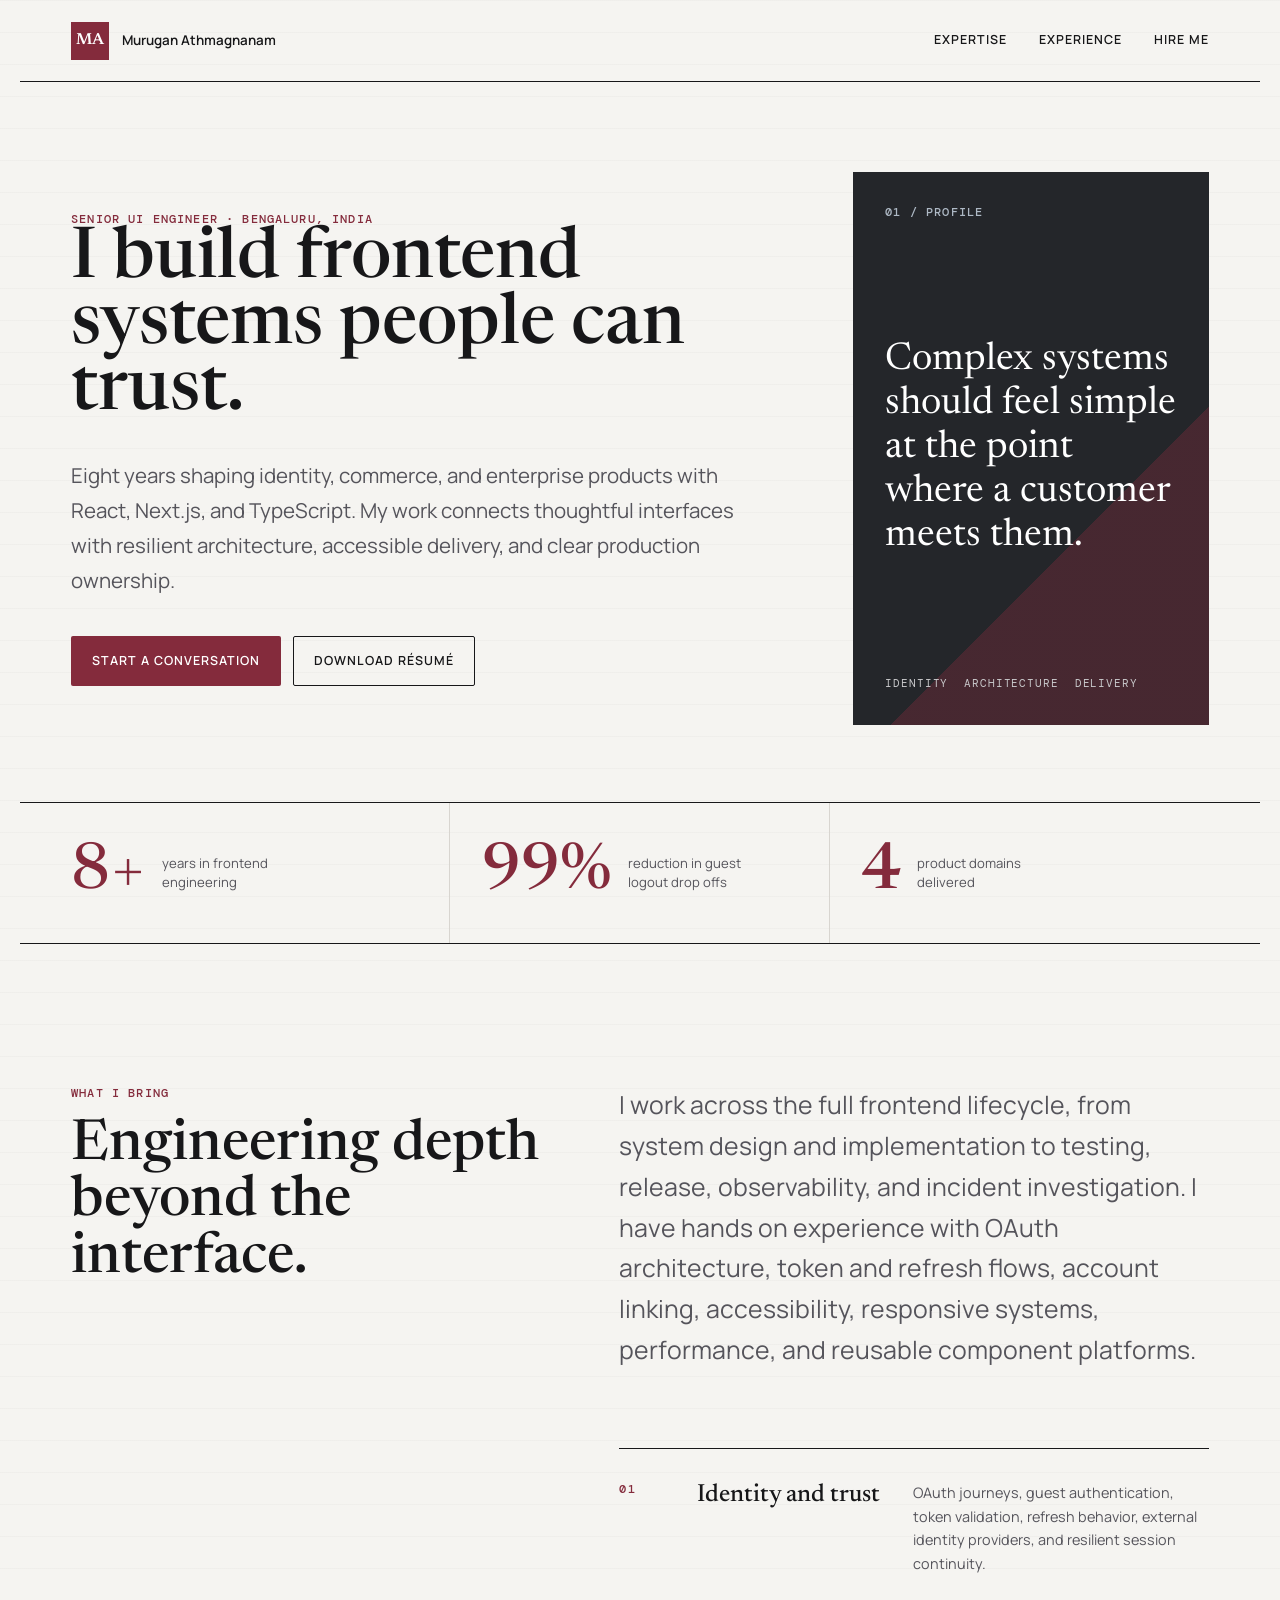
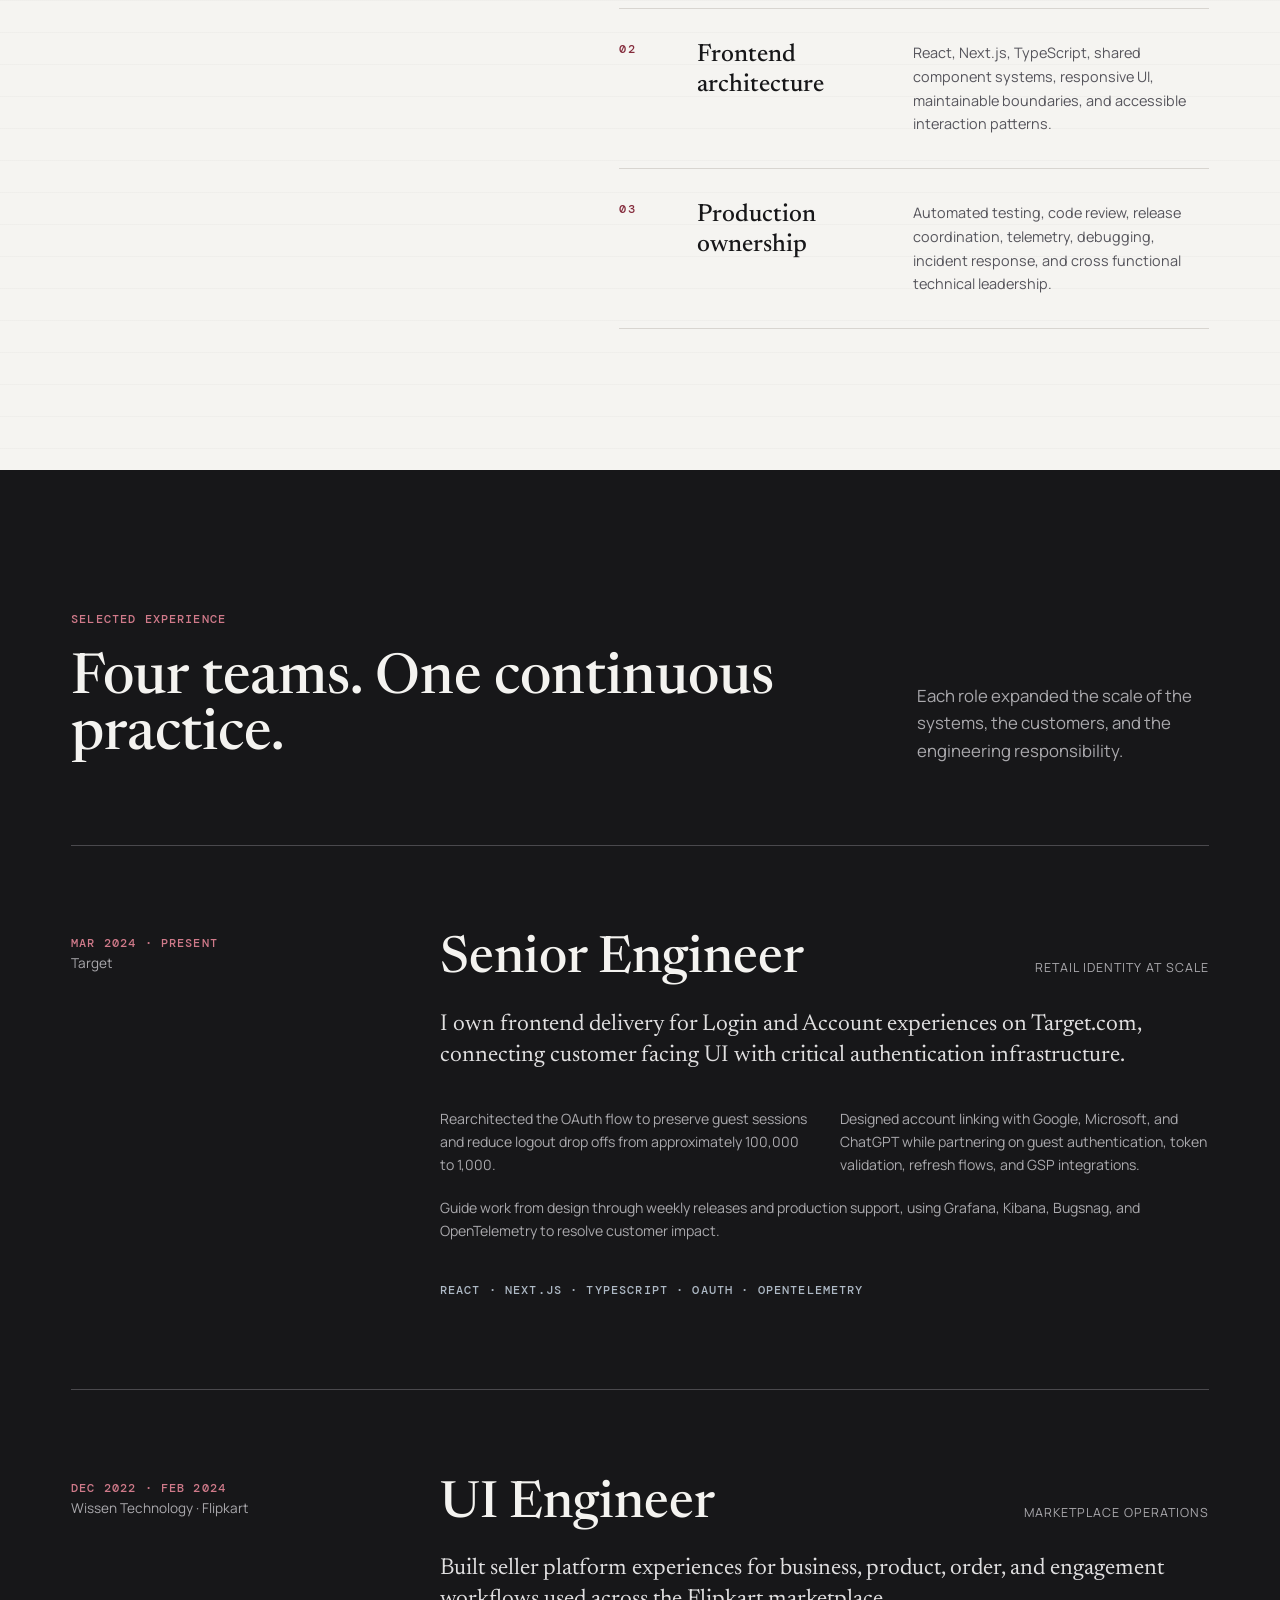
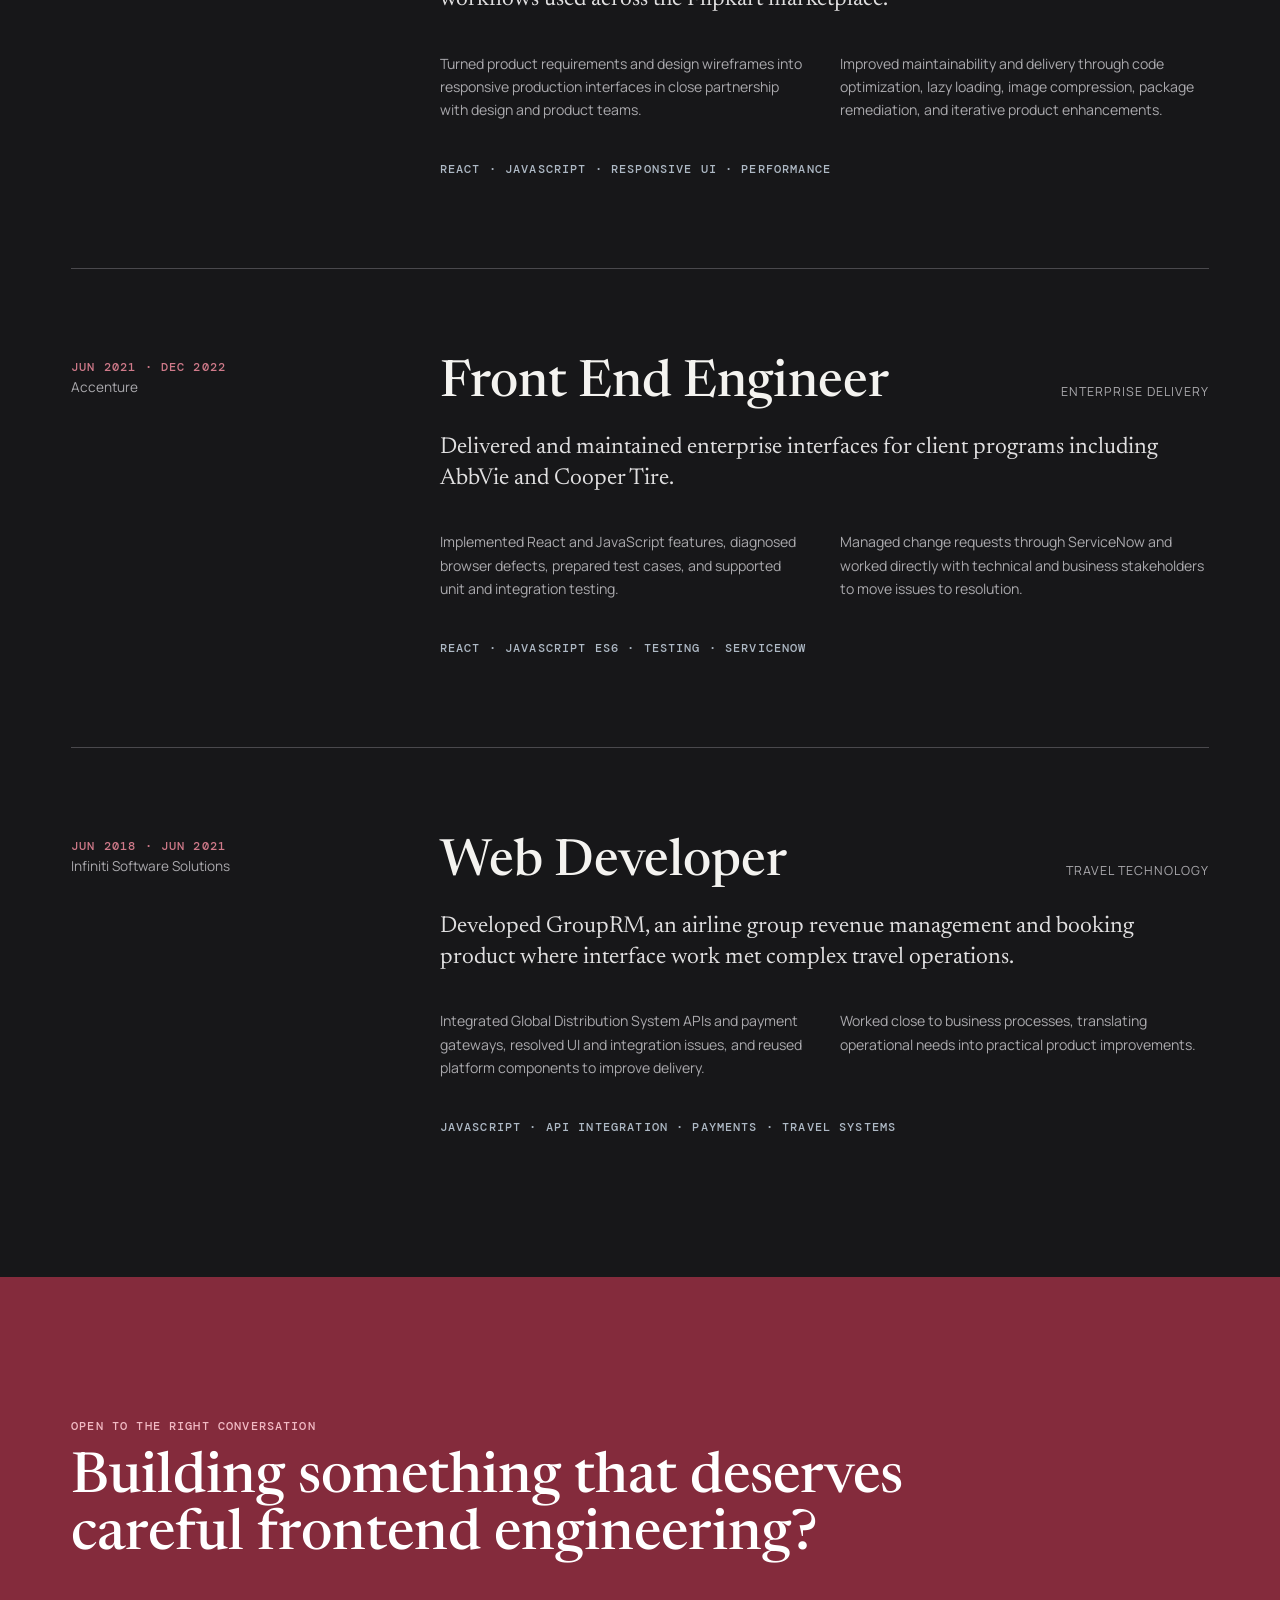
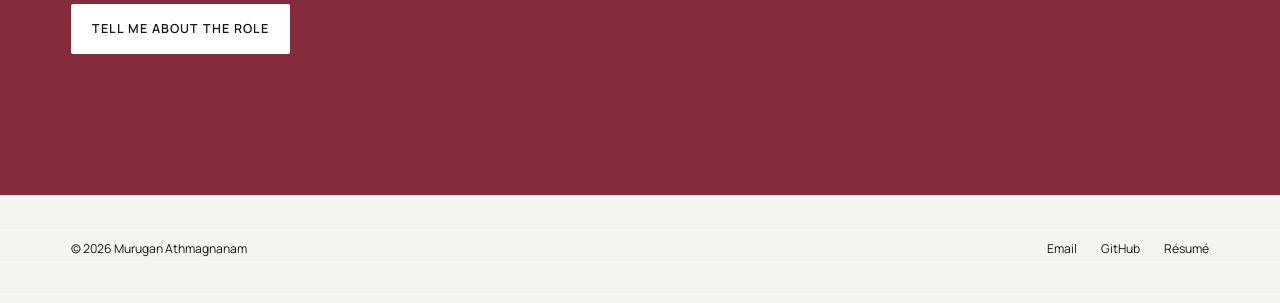
<file: index.html>
<!doctype html>
<html lang="en">
<head>
  <meta charset="utf-8">
  <meta name="viewport" content="width=device-width, initial-scale=1">
  <meta name="description" content="Murugan Athmagnanam is a Senior UI Engineer building reliable identity, commerce, and enterprise experiences with React, Next.js, and TypeScript.">
  <meta name="theme-color" content="#171719">
  <meta property="og:title" content="Murugan Athmagnanam | Senior UI Engineer">
  <meta property="og:description" content="Frontend engineering for identity, commerce, and high scale customer experiences.">
  <meta property="og:type" content="website">
  <meta property="og:image" content="assets/og-card.svg">
  <title>Murugan Athmagnanam | Senior UI Engineer</title>
  <link rel="icon" href="assets/favicon.svg" type="image/svg+xml">
  <link rel="preconnect" href="https://fonts.googleapis.com">
  <link rel="preconnect" href="https://fonts.gstatic.com" crossorigin>
  <link href="https://fonts.googleapis.com/css2?family=DM+Mono:wght@400;500&amp;family=Manrope:wght@400;500;600&amp;family=Newsreader:opsz,wght@6..72,500;6..72,600&amp;display=swap" rel="stylesheet">
  <link rel="stylesheet" href="styles.css?v=6">
  <script src="script.js?v=2" defer></script>
</head>
<body>
  <a class="skip-link" href="#main">Skip to content</a>

  <header class="site-header">
    <a class="brand" href="#top" aria-label="Murugan Athmagnanam, home">
      <span class="brand-mark" aria-hidden="true">MA</span>
      <span class="brand-name">Murugan Athmagnanam</span>
    </a>
    <nav class="desktop-nav" aria-label="Primary navigation">
      <a href="#expertise">Expertise</a>
      <a href="#experience">Experience</a>
      <button class="text-button js-open-contact" type="button">Hire me</button>
    </nav>
    <button class="mobile-menu-toggle" type="button" aria-expanded="false" aria-controls="mobile-nav" aria-label="Open navigation">
      <span></span><span></span>
    </button>
    <nav class="mobile-nav" id="mobile-nav" aria-label="Mobile navigation" hidden>
      <a href="#expertise">Expertise</a>
      <a href="#experience">Experience</a>
      <button class="text-button js-open-contact" type="button">Hire me</button>
    </nav>
  </header>

  <main id="main">
    <section class="hero" id="top">
      <div class="hero-copy">
        <p class="eyebrow">Senior UI Engineer · Bengaluru, India</p>
        <h1>I build frontend systems people can trust.</h1>
        <p class="hero-intro">Eight years shaping identity, commerce, and enterprise products with React, Next.js, and TypeScript. My work connects thoughtful interfaces with resilient architecture, accessible delivery, and clear production ownership.</p>
        <div class="hero-actions">
          <button class="button button-primary js-open-contact" type="button">Start a conversation</button>
          <a class="button button-secondary" href="resume/Murugan_Athmagnanam_Resume.pdf" download>Download résumé</a>
        </div>
      </div>
      <aside class="hero-signature" aria-label="Professional focus">
        <p class="signature-index">01 / Profile</p>
        <p class="signature-quote">Complex systems should feel simple at the point where a customer meets them.</p>
        <div class="signature-meta">
          <span>Identity</span>
          <span>Architecture</span>
          <span>Delivery</span>
        </div>
      </aside>
    </section>

    <section class="proof-strip" aria-label="Career highlights">
      <div><strong>8+</strong><span>years in frontend engineering</span></div>
      <div><strong>99%</strong><span>reduction in guest logout drop offs</span></div>
      <div><strong>4</strong><span>product domains delivered</span></div>
    </section>

    <section class="section expertise" id="expertise">
      <div class="section-heading">
        <p class="eyebrow">What I bring</p>
        <h2>Engineering depth beyond the interface.</h2>
      </div>
      <div class="expertise-intro">
        <p>I work across the full frontend lifecycle, from system design and implementation to testing, release, observability, and incident investigation. I have hands on experience with OAuth architecture, token and refresh flows, account linking, accessibility, responsive systems, performance, and reusable component platforms.</p>
      </div>
      <div class="capability-list">
        <article>
          <span class="capability-number">01</span>
          <h3>Identity and trust</h3>
          <p>OAuth journeys, guest authentication, token validation, refresh behavior, external identity providers, and resilient session continuity.</p>
        </article>
        <article>
          <span class="capability-number">02</span>
          <h3>Frontend architecture</h3>
          <p>React, Next.js, TypeScript, shared component systems, responsive UI, maintainable boundaries, and accessible interaction patterns.</p>
        </article>
        <article>
          <span class="capability-number">03</span>
          <h3>Production ownership</h3>
          <p>Automated testing, code review, release coordination, telemetry, debugging, incident response, and cross functional technical leadership.</p>
        </article>
      </div>
    </section>

    <section class="section experience" id="experience">
      <div class="section-heading experience-heading">
        <p class="eyebrow">Selected experience</p>
        <h2>Four teams. One continuous practice.</h2>
        <p>Each role expanded the scale of the systems, the customers, and the engineering responsibility.</p>
      </div>

      <div class="role-list">
        <article class="role">
          <div class="role-meta">
            <p class="role-period">Mar 2024 · Present</p>
            <p class="role-location">Target</p>
          </div>
          <div class="role-content">
            <div class="role-title">
              <h3>Senior Engineer</h3>
              <span>Retail identity at scale</span>
            </div>
            <p class="role-summary">I own frontend delivery for Login and Account experiences on Target.com, connecting customer facing UI with critical authentication infrastructure.</p>
            <div class="role-details">
              <p>Rearchitected the OAuth flow to preserve guest sessions and reduce logout drop offs from approximately 100,000 to 1,000.</p>
              <p>Designed account linking with Google, Microsoft, and ChatGPT while partnering on guest authentication, token validation, refresh flows, and GSP integrations.</p>
              <p>Guide work from design through weekly releases and production support, using Grafana, Kibana, Bugsnag, and OpenTelemetry to resolve customer impact.</p>
            </div>
            <p class="role-stack">React · Next.js · TypeScript · OAuth · OpenTelemetry</p>
          </div>
        </article>

        <article class="role">
          <div class="role-meta">
            <p class="role-period">Dec 2022 · Feb 2024</p>
            <p class="role-location">Wissen Technology · Flipkart</p>
          </div>
          <div class="role-content">
            <div class="role-title">
              <h3>UI Engineer</h3>
              <span>Marketplace operations</span>
            </div>
            <p class="role-summary">Built seller platform experiences for business, product, order, and engagement workflows used across the Flipkart marketplace.</p>
            <div class="role-details">
              <p>Turned product requirements and design wireframes into responsive production interfaces in close partnership with design and product teams.</p>
              <p>Improved maintainability and delivery through code optimization, lazy loading, image compression, package remediation, and iterative product enhancements.</p>
            </div>
            <p class="role-stack">React · JavaScript · Responsive UI · Performance</p>
          </div>
        </article>

        <article class="role">
          <div class="role-meta">
            <p class="role-period">Jun 2021 · Dec 2022</p>
            <p class="role-location">Accenture</p>
          </div>
          <div class="role-content">
            <div class="role-title">
              <h3>Front End Engineer</h3>
              <span>Enterprise delivery</span>
            </div>
            <p class="role-summary">Delivered and maintained enterprise interfaces for client programs including AbbVie and Cooper Tire.</p>
            <div class="role-details">
              <p>Implemented React and JavaScript features, diagnosed browser defects, prepared test cases, and supported unit and integration testing.</p>
              <p>Managed change requests through ServiceNow and worked directly with technical and business stakeholders to move issues to resolution.</p>
            </div>
            <p class="role-stack">React · JavaScript ES6 · Testing · ServiceNow</p>
          </div>
        </article>

        <article class="role">
          <div class="role-meta">
            <p class="role-period">Jun 2018 · Jun 2021</p>
            <p class="role-location">Infiniti Software Solutions</p>
          </div>
          <div class="role-content">
            <div class="role-title">
              <h3>Web Developer</h3>
              <span>Travel technology</span>
            </div>
            <p class="role-summary">Developed GroupRM, an airline group revenue management and booking product where interface work met complex travel operations.</p>
            <div class="role-details">
              <p>Integrated Global Distribution System APIs and payment gateways, resolved UI and integration issues, and reused platform components to improve delivery.</p>
              <p>Worked close to business processes, translating operational needs into practical product improvements.</p>
            </div>
            <p class="role-stack">JavaScript · API Integration · Payments · Travel Systems</p>
          </div>
        </article>
      </div>
    </section>

    <section class="contact-band" id="contact">
      <p class="eyebrow">Open to the right conversation</p>
      <h2>Building something that deserves careful frontend engineering?</h2>
      <button class="button button-light js-open-contact" type="button">Tell me about the role</button>
    </section>
  </main>

  <footer class="site-footer">
    <p>© <span id="year"></span> Murugan Athmagnanam</p>
    <div>
      <a href="mailto:1murugan23@gmail.com">Email</a>
      <a href="https://github.com/MURUGAN96" target="_blank" rel="noreferrer">GitHub</a>
      <a href="resume/Murugan_Athmagnanam_Resume.pdf" target="_blank">Résumé</a>
    </div>
  </footer>

  <dialog class="contact-dialog" id="contact-dialog" aria-labelledby="contact-title">
    <div class="dialog-heading">
      <div>
        <p class="eyebrow">Start a conversation</p>
        <h2 id="contact-title">A few details first.</h2>
      </div>
      <button class="dialog-close" type="button" aria-label="Close contact form">×</button>
    </div>
    <form id="contact-form">
      <div class="form-grid">
        <label>
          <span>Your name</span>
          <input name="name" type="text" autocomplete="name" placeholder="Priya Sharma" required>
        </label>
        <label>
          <span>Company</span>
          <input name="company" type="text" autocomplete="organization" placeholder="Company name" required>
        </label>
      </div>
      <label>
        <span>Position</span>
        <input name="position" type="text" placeholder="Senior Frontend Engineer" required>
      </label>
      <label>
        <span>Message</span>
        <textarea name="message" rows="4" placeholder="Hi Murugan, I am reaching out about a Senior Frontend Engineer position on our customer identity team."></textarea>
      </label>
      <button class="button button-primary" type="submit">Continue to email</button>
      <p class="form-note">This opens your email app with a prepared message. Nothing is submitted on this site.</p>
    </form>
  </dialog>
</body>
</html>
</file>
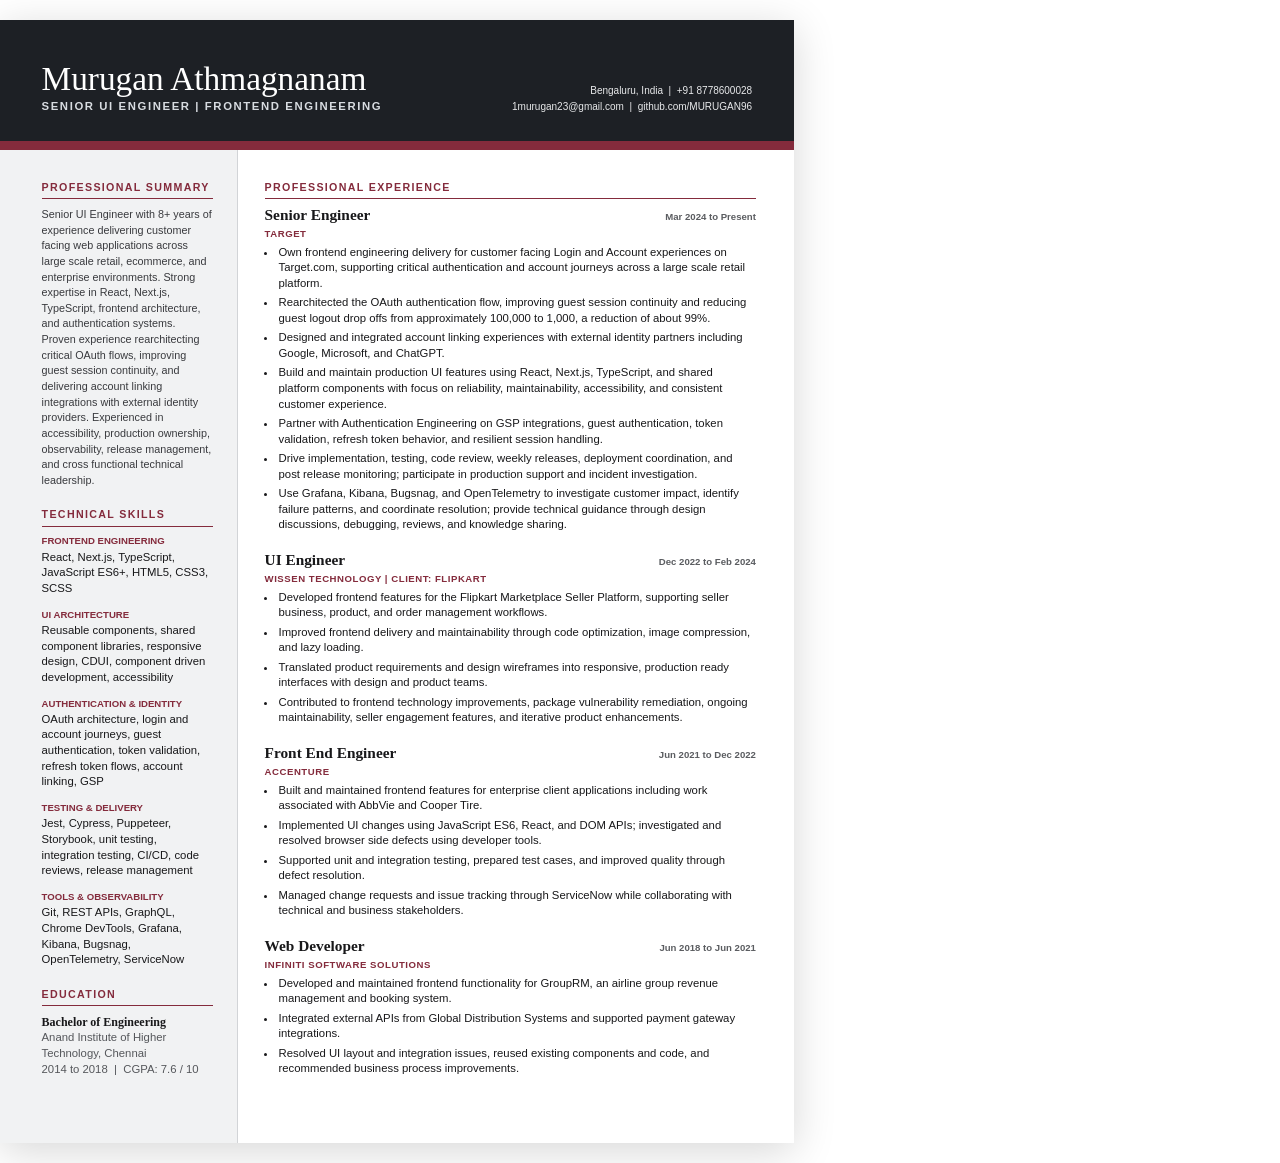
<file: resume/resume-print.html>
<!doctype html>
<html lang="en">
<head>
  <meta charset="utf-8">
  <meta name="viewport" content="width=device-width, initial-scale=1">
  <title>Murugan Athmagnanam | Résumé</title>
  <style>
    @page { size: A4; margin: 0; }
    * { box-sizing: border-box; }
    html, body { width: 210mm; min-height: 297mm; margin: 0; }
    body { color: #18181a; background: #fff; font-family: Arial, Helvetica, sans-serif; font-size: 8.5pt; line-height: 1.38; }
    .page { display: grid; grid-template-rows: auto 1fr; width: 210mm; height: 297mm; overflow: hidden; }
    header { display: grid; grid-template-columns: 1fr auto; align-items: end; padding: 11mm 11mm 7mm; color: #fff; background: #1d2025; border-bottom: 2.5mm solid #842b3c; }
    h1 { margin: 0 0 1mm; font-family: Georgia, serif; font-size: 25pt; font-weight: 500; line-height: 1; }
    .title { margin: 0; color: #d8dce1; font-size: 8.5pt; font-weight: 700; letter-spacing: 1.2pt; text-transform: uppercase; }
    .contact { margin: 0; color: #e8e9eb; font-size: 7.5pt; line-height: 1.55; text-align: right; }
    .layout { display: grid; grid-template-columns: 63mm 1fr; min-height: 0; }
    aside { padding: 8mm 6.5mm 7mm 11mm; background: #f1f2f3; border-right: 0.35mm solid #d2d4d7; }
    main { padding: 8mm 10mm 7mm 7mm; }
    section { margin-bottom: 5mm; }
    section:last-child { margin-bottom: 0; }
    h2 { margin: 0 0 2mm; padding-bottom: 1mm; color: #842b3c; border-bottom: 0.4mm solid #842b3c; font-size: 8pt; letter-spacing: 1pt; text-transform: uppercase; }
    h3 { margin: 0; font-family: Georgia, serif; font-size: 11.5pt; line-height: 1.05; }
    p { margin: 0; }
    .summary { color: #393a3e; font-size: 8.1pt; line-height: 1.45; }
    .skill { margin-bottom: 3mm; }
    .skill:last-child { margin-bottom: 0; }
    .skill strong { display: block; margin-bottom: 0.5mm; color: #842b3c; font-size: 7.2pt; text-transform: uppercase; }
    .education strong { display: block; font-family: Georgia, serif; font-size: 9pt; }
    .education span { color: #55575b; }
    .role { margin-bottom: 5mm; }
    .role:last-child { margin-bottom: 0; }
    .role-head { display: grid; grid-template-columns: 1fr auto; align-items: baseline; gap: 3mm; margin-bottom: 1mm; }
    .role-meta { color: #5b5d61; font-size: 7.2pt; font-weight: 700; text-align: right; white-space: nowrap; }
    .company { margin: 0.5mm 0 1.2mm; color: #842b3c; font-size: 7.2pt; font-weight: 700; letter-spacing: 0.4pt; text-transform: uppercase; }
    ul { margin: 0; padding: 0 0 0 3.2mm; }
    li { margin: 0 0 1mm; padding-left: 0.5mm; }
    li:last-child { margin-bottom: 0; }
    a { color: inherit; text-decoration: none; }
    @media screen { body { margin: 20px auto; box-shadow: 0 8px 40px rgba(0,0,0,.16); } }
    @media print { body { print-color-adjust: exact; -webkit-print-color-adjust: exact; } }
  </style>
</head>
<body>
  <div class="page">
    <header>
      <div>
        <h1>Murugan Athmagnanam</h1>
        <p class="title">Senior UI Engineer | Frontend Engineering</p>
      </div>
      <p class="contact">Bengaluru, India &nbsp;|&nbsp; +91 8778600028<br>1murugan23@gmail.com &nbsp;|&nbsp; github.com/MURUGAN96</p>
    </header>

    <div class="layout">
      <aside>
        <section>
          <h2>Professional Summary</h2>
          <p class="summary">Senior UI Engineer with 8+ years of experience delivering customer facing web applications across large scale retail, ecommerce, and enterprise environments. Strong expertise in React, Next.js, TypeScript, frontend architecture, and authentication systems. Proven experience rearchitecting critical OAuth flows, improving guest session continuity, and delivering account linking integrations with external identity providers. Experienced in accessibility, production ownership, observability, release management, and cross functional technical leadership.</p>
        </section>

        <section>
          <h2>Technical Skills</h2>
          <p class="skill"><strong>Frontend Engineering</strong>React, Next.js, TypeScript, JavaScript ES6+, HTML5, CSS3, SCSS</p>
          <p class="skill"><strong>UI Architecture</strong>Reusable components, shared component libraries, responsive design, CDUI, component driven development, accessibility</p>
          <p class="skill"><strong>Authentication &amp; Identity</strong>OAuth architecture, login and account journeys, guest authentication, token validation, refresh token flows, account linking, GSP</p>
          <p class="skill"><strong>Testing &amp; Delivery</strong>Jest, Cypress, Puppeteer, Storybook, unit testing, integration testing, CI/CD, code reviews, release management</p>
          <p class="skill"><strong>Tools &amp; Observability</strong>Git, REST APIs, GraphQL, Chrome DevTools, Grafana, Kibana, Bugsnag, OpenTelemetry, ServiceNow</p>
        </section>

        <section class="education">
          <h2>Education</h2>
          <p><strong>Bachelor of Engineering</strong><span>Anand Institute of Higher Technology, Chennai<br>2014 to 2018 &nbsp;|&nbsp; CGPA: 7.6 / 10</span></p>
        </section>
      </aside>

      <main>
        <section>
          <h2>Professional Experience</h2>

          <article class="role">
            <div class="role-head">
              <h3>Senior Engineer</h3>
              <span class="role-meta">Mar 2024 to Present</span>
            </div>
            <p class="company">Target</p>
            <ul>
              <li>Own frontend engineering delivery for customer facing Login and Account experiences on Target.com, supporting critical authentication and account journeys across a large scale retail platform.</li>
              <li>Rearchitected the OAuth authentication flow, improving guest session continuity and reducing guest logout drop offs from approximately 100,000 to 1,000, a reduction of about 99%.</li>
              <li>Designed and integrated account linking experiences with external identity partners including Google, Microsoft, and ChatGPT.</li>
              <li>Build and maintain production UI features using React, Next.js, TypeScript, and shared platform components with focus on reliability, maintainability, accessibility, and consistent customer experience.</li>
              <li>Partner with Authentication Engineering on GSP integrations, guest authentication, token validation, refresh token behavior, and resilient session handling.</li>
              <li>Drive implementation, testing, code review, weekly releases, deployment coordination, and post release monitoring; participate in production support and incident investigation.</li>
              <li>Use Grafana, Kibana, Bugsnag, and OpenTelemetry to investigate customer impact, identify failure patterns, and coordinate resolution; provide technical guidance through design discussions, debugging, reviews, and knowledge sharing.</li>
            </ul>
          </article>

          <article class="role">
            <div class="role-head">
              <h3>UI Engineer</h3>
              <span class="role-meta">Dec 2022 to Feb 2024</span>
            </div>
            <p class="company">Wissen Technology | Client: Flipkart</p>
            <ul>
              <li>Developed frontend features for the Flipkart Marketplace Seller Platform, supporting seller business, product, and order management workflows.</li>
              <li>Improved frontend delivery and maintainability through code optimization, image compression, and lazy loading.</li>
              <li>Translated product requirements and design wireframes into responsive, production ready interfaces with design and product teams.</li>
              <li>Contributed to frontend technology improvements, package vulnerability remediation, ongoing maintainability, seller engagement features, and iterative product enhancements.</li>
            </ul>
          </article>

          <article class="role">
            <div class="role-head">
              <h3>Front End Engineer</h3>
              <span class="role-meta">Jun 2021 to Dec 2022</span>
            </div>
            <p class="company">Accenture</p>
            <ul>
              <li>Built and maintained frontend features for enterprise client applications including work associated with AbbVie and Cooper Tire.</li>
              <li>Implemented UI changes using JavaScript ES6, React, and DOM APIs; investigated and resolved browser side defects using developer tools.</li>
              <li>Supported unit and integration testing, prepared test cases, and improved quality through defect resolution.</li>
              <li>Managed change requests and issue tracking through ServiceNow while collaborating with technical and business stakeholders.</li>
            </ul>
          </article>

          <article class="role">
            <div class="role-head">
              <h3>Web Developer</h3>
              <span class="role-meta">Jun 2018 to Jun 2021</span>
            </div>
            <p class="company">Infiniti Software Solutions</p>
            <ul>
              <li>Developed and maintained frontend functionality for GroupRM, an airline group revenue management and booking system.</li>
              <li>Integrated external APIs from Global Distribution Systems and supported payment gateway integrations.</li>
              <li>Resolved UI layout and integration issues, reused existing components and code, and recommended business process improvements.</li>
            </ul>
          </article>
        </section>
      </main>
    </div>
  </div>
</body>
</html>
</file>
<file: styles.css>
:root {
  --paper: #f5f4f1;
  --surface: #ffffff;
  --ink: #171719;
  --ink-soft: #55545b;
  --line: #d8d5d0;
  --wine: #842b3c;
  --wine-dark: #5f1726;
  --steel: #526477;
  --max-width: 1240px;
  --page-pad: clamp(1.25rem, 4vw, 4.5rem);
}

* {
  box-sizing: border-box;
}

html {
  scroll-behavior: smooth;
}

body {
  margin: 0;
  color: var(--ink);
  background-color: var(--paper);
  background-image: linear-gradient(rgba(23, 23, 25, 0.025) 1px, transparent 1px);
  background-size: 100% 32px;
  font-family: "Manrope", sans-serif;
  font-size: 1rem;
  line-height: 1.65;
  letter-spacing: 0;
  text-rendering: optimizeLegibility;
}

body:has(dialog[open]) {
  overflow: hidden;
}

button,
input,
textarea {
  font: inherit;
}

button,
a {
  -webkit-tap-highlight-color: transparent;
}

a {
  color: inherit;
  text-decoration: none;
}

button {
  color: inherit;
}

.skip-link {
  position: fixed;
  z-index: 100;
  top: 0.75rem;
  left: 0.75rem;
  padding: 0.7rem 1rem;
  color: #fff;
  background: var(--ink);
  transform: translateY(-160%);
}

.skip-link:focus {
  transform: translateY(0);
}

.site-header {
  position: relative;
  z-index: 20;
  display: flex;
  align-items: center;
  justify-content: space-between;
  width: min(100%, var(--max-width));
  min-height: 82px;
  margin: 0 auto;
  padding: 0 var(--page-pad);
  border-bottom: 1px solid var(--ink);
}

.brand {
  display: inline-flex;
  align-items: center;
  gap: 0.8rem;
  font-size: 0.84rem;
  font-weight: 600;
}

.brand-mark {
  display: grid;
  width: 38px;
  height: 38px;
  place-items: center;
  color: #fff;
  background: var(--wine);
  font-family: "Newsreader", serif;
  font-size: 1rem;
}

.desktop-nav,
.mobile-nav {
  align-items: center;
  gap: 2rem;
  font-size: 0.78rem;
  font-weight: 600;
  text-transform: uppercase;
  letter-spacing: 0.08em;
}

.desktop-nav {
  display: flex;
}

.desktop-nav a,
.text-button,
.site-footer a {
  position: relative;
}

.desktop-nav a::after,
.text-button::after,
.site-footer a::after {
  position: absolute;
  right: 0;
  bottom: -0.3rem;
  left: 0;
  height: 1px;
  background: currentColor;
  content: "";
  transform: scaleX(0);
  transform-origin: right;
  transition: transform 180ms ease;
}

.desktop-nav a:hover::after,
.desktop-nav a:focus-visible::after,
.text-button:hover::after,
.text-button:focus-visible::after,
.site-footer a:hover::after,
.site-footer a:focus-visible::after {
  transform: scaleX(1);
  transform-origin: left;
}

.text-button {
  padding: 0;
  border: 0;
  background: transparent;
  cursor: pointer;
  text-transform: inherit;
  letter-spacing: inherit;
}

.mobile-menu-toggle {
  display: none;
  width: 42px;
  height: 42px;
  padding: 11px;
  border: 1px solid var(--ink);
  background: transparent;
  cursor: pointer;
}

.mobile-menu-toggle span {
  display: block;
  width: 100%;
  height: 1px;
  margin: 5px 0;
  background: currentColor;
}

.hero {
  display: grid;
  grid-template-columns: minmax(0, 1.65fr) minmax(280px, 0.75fr);
  min-height: min(720px, calc(100vh - 82px));
  width: min(100%, var(--max-width));
  margin: 0 auto;
  padding: clamp(4rem, 7vw, 6.5rem) var(--page-pad) clamp(3.5rem, 6vw, 5.5rem);
}

.hero-copy {
  align-self: center;
  max-width: 820px;
  padding-right: clamp(2rem, 7vw, 7rem);
}

.eyebrow,
.signature-index,
.capability-number,
.role-period,
.role-stack {
  margin: 0;
  font-family: "DM Mono", monospace;
  font-size: 0.72rem;
  font-weight: 500;
  line-height: 1.5;
  text-transform: uppercase;
  letter-spacing: 0.1em;
}

.eyebrow {
  color: var(--wine);
}

h1,
h2,
h3,
p {
  letter-spacing: 0;
}

h1,
h2,
h3 {
  margin-top: 0;
  font-family: "Newsreader", serif;
  font-weight: 500;
}

h1 {
  max-width: 800px;
  margin-bottom: 2rem;
  font-size: clamp(3.5rem, 5.5vw, 5.6rem);
  line-height: 0.94;
}

.hero-intro {
  max-width: 710px;
  margin: 0;
  color: var(--ink-soft);
  font-size: clamp(1.05rem, 1.6vw, 1.28rem);
  line-height: 1.7;
}

.hero-actions {
  display: flex;
  flex-wrap: wrap;
  gap: 0.75rem;
  margin-top: 2.4rem;
}

.button {
  display: inline-flex;
  min-height: 50px;
  align-items: center;
  justify-content: center;
  padding: 0.8rem 1.25rem;
  border: 1px solid transparent;
  border-radius: 2px;
  font-size: 0.78rem;
  font-weight: 600;
  cursor: pointer;
  text-transform: uppercase;
  letter-spacing: 0.08em;
  transition: color 180ms ease, background 180ms ease, border-color 180ms ease;
}

.button-primary {
  color: #fff;
  background: var(--wine);
}

.button-primary:hover,
.button-primary:focus-visible {
  background: var(--wine-dark);
}

.button-secondary {
  border-color: var(--ink);
  background: transparent;
}

.button-secondary:hover,
.button-secondary:focus-visible {
  color: #fff;
  background: var(--ink);
}

.hero-signature {
  display: flex;
  min-height: 430px;
  flex-direction: column;
  justify-content: space-between;
  align-self: stretch;
  padding: 2rem;
  color: #fff;
  background-color: #24262a;
  background-image: linear-gradient(135deg, transparent 0 65%, rgba(132, 43, 60, 0.36) 65% 100%);
}

.signature-index {
  color: #aeb9c5;
}

.signature-quote {
  max-width: 340px;
  margin: 4rem 0;
  font-family: "Newsreader", serif;
  font-size: clamp(1.8rem, 3vw, 2.55rem);
  line-height: 1.15;
}

.signature-meta {
  display: flex;
  flex-wrap: wrap;
  gap: 0.55rem 1rem;
  color: #c9c9cb;
  font-family: "DM Mono", monospace;
  font-size: 0.68rem;
  text-transform: uppercase;
  letter-spacing: 0.08em;
}

.proof-strip {
  display: grid;
  grid-template-columns: repeat(3, 1fr);
  width: min(100%, var(--max-width));
  margin: 0 auto;
  padding: 0 var(--page-pad);
  border-top: 1px solid var(--ink);
  border-bottom: 1px solid var(--ink);
}

.proof-strip div {
  display: grid;
  min-height: 140px;
  grid-template-columns: auto 1fr;
  align-items: center;
  gap: 1rem;
  padding: 1.5rem 2rem;
  border-right: 1px solid var(--line);
}

.proof-strip div:first-child {
  padding-left: 0;
}

.proof-strip div:last-child {
  border-right: 0;
}

.proof-strip strong {
  color: var(--wine);
  font-family: "Newsreader", serif;
  font-size: clamp(2.7rem, 5vw, 4.3rem);
  font-weight: 500;
  line-height: 1;
}

.proof-strip span {
  max-width: 150px;
  color: var(--ink-soft);
  font-size: 0.82rem;
  line-height: 1.45;
}

.section {
  width: min(100%, var(--max-width));
  margin: 0 auto;
  padding: clamp(6rem, 11vw, 10rem) var(--page-pad);
}

.section-heading h2,
.contact-band h2 {
  margin: 1rem 0 0;
  font-size: clamp(2.6rem, 4.4vw, 4.75rem);
  line-height: 1;
  overflow-wrap: normal;
  word-break: normal;
  hyphens: none;
}

.expertise {
  display: grid;
  grid-template-columns: minmax(360px, 1fr) minmax(0, 1.25fr);
  gap: clamp(3rem, 6vw, 6rem);
}

.expertise > *,
.experience-heading > *,
.role > *,
.role-title > * {
  min-width: 0;
}

.expertise .section-heading {
  position: sticky;
  top: 2rem;
  align-self: start;
}

.expertise-intro {
  grid-column: 2;
  color: var(--ink-soft);
  font-size: clamp(1.15rem, 2vw, 1.55rem);
  line-height: 1.65;
}

.expertise-intro p {
  margin: 0;
}

.capability-list {
  grid-column: 2;
  border-top: 1px solid var(--ink);
}

.capability-list article {
  display: grid;
  grid-template-columns: 54px minmax(180px, 0.65fr) 1fr;
  gap: 1.5rem;
  padding: 2rem 0;
  border-bottom: 1px solid var(--line);
}

.capability-number {
  color: var(--wine);
}

.capability-list h3 {
  margin-bottom: 0;
  font-size: 1.55rem;
  line-height: 1.2;
}

.capability-list p {
  margin: 0;
  color: var(--ink-soft);
  font-size: 0.9rem;
}

.experience {
  width: 100%;
  max-width: none;
  padding-right: max(var(--page-pad), calc((100vw - var(--max-width)) / 2 + var(--page-pad)));
  padding-left: max(var(--page-pad), calc((100vw - var(--max-width)) / 2 + var(--page-pad)));
  color: #f4f3f0;
  background: var(--ink);
}

.experience-heading {
  display: grid;
  grid-template-columns: minmax(0, 1.45fr) minmax(260px, 0.55fr);
  gap: 1.5rem clamp(3rem, 6vw, 6rem);
  margin-bottom: 5rem;
}

.experience-heading .eyebrow {
  grid-column: 1 / -1;
  color: #d07a8a;
}

.experience-heading h2 {
  margin: 0;
}

.experience-heading > p:last-child {
  align-self: end;
  max-width: 480px;
  margin: 0;
  color: #aaa9ad;
  font-size: 1.05rem;
}

.role {
  display: grid;
  grid-template-columns: minmax(190px, 0.55fr) minmax(0, 1.45fr);
  gap: clamp(2rem, 6vw, 7rem);
  padding: clamp(3.5rem, 7vw, 6rem) 0;
  border-top: 1px solid #4a494d;
}

.role:last-child {
  padding-bottom: 0;
}

.role-meta p {
  margin-top: 0;
}

.role-period {
  color: #d07a8a;
}

.role-location {
  margin-bottom: 0;
  color: #aaa9ad;
  font-size: 0.85rem;
}

.role-title {
  display: flex;
  align-items: baseline;
  justify-content: space-between;
  gap: 1.5rem;
}

.role-title h3 {
  margin-bottom: 1.4rem;
  font-size: clamp(2rem, 4vw, 3.8rem);
  line-height: 1;
}

.role-title span {
  color: #aaa9ad;
  font-size: 0.78rem;
  text-align: right;
  text-transform: uppercase;
  letter-spacing: 0.08em;
}

.role-summary {
  max-width: 800px;
  margin: 0 0 2.25rem;
  color: #e0dfe0;
  font-family: "Newsreader", serif;
  font-size: clamp(1.3rem, 1.8vw, 1.75rem);
  line-height: 1.35;
}

.role-details {
  display: grid;
  grid-template-columns: repeat(2, 1fr);
  gap: 1.2rem 2rem;
  max-width: 900px;
}

.role-details p {
  margin: 0;
  color: #aaa9ad;
  font-size: 0.88rem;
}

.role-details p:nth-child(3) {
  grid-column: 1 / -1;
}

.role-stack {
  margin: 2.5rem 0 0;
  color: #aeb9c5;
}

.contact-band {
  padding: clamp(6rem, 11vw, 10rem) max(var(--page-pad), calc((100vw - var(--max-width)) / 2 + var(--page-pad)));
  color: #fff;
  background: var(--wine);
}

.contact-band .eyebrow {
  color: #f1bac4;
}

.contact-band h2 {
  max-width: 940px;
  margin-bottom: 2.5rem;
}

.button-light {
  color: var(--ink);
  background: #fff;
}

.button-light:hover,
.button-light:focus-visible {
  color: #fff;
  border-color: #fff;
  background: transparent;
}

.site-footer {
  display: flex;
  min-height: 108px;
  align-items: center;
  justify-content: space-between;
  width: min(100%, var(--max-width));
  margin: 0 auto;
  padding: 1.5rem var(--page-pad);
  font-size: 0.76rem;
}

.site-footer p {
  margin: 0;
}

.site-footer div {
  display: flex;
  gap: 1.5rem;
}

.contact-dialog {
  width: min(680px, calc(100% - 2rem));
  max-height: calc(100vh - 2rem);
  padding: clamp(1.5rem, 4vw, 3rem);
  border: 0;
  border-top: 5px solid var(--wine);
  border-radius: 2px;
  color: var(--ink);
  background: var(--surface);
  box-shadow: 0 24px 80px rgba(16, 16, 18, 0.26);
}

.contact-dialog::backdrop {
  background: rgba(16, 16, 18, 0.76);
  backdrop-filter: blur(4px);
}

.dialog-heading {
  display: flex;
  align-items: start;
  justify-content: space-between;
  gap: 1.5rem;
  margin-bottom: 2rem;
}

.dialog-heading h2 {
  margin: 0.4rem 0 0;
  font-size: clamp(2rem, 5vw, 3.5rem);
  line-height: 1;
}

.dialog-close {
  display: grid;
  width: 42px;
  height: 42px;
  flex: 0 0 auto;
  place-items: center;
  border: 1px solid var(--line);
  background: transparent;
  font-size: 1.6rem;
  line-height: 1;
  cursor: pointer;
}

#contact-form,
#contact-form label {
  display: grid;
  gap: 0.55rem;
}

#contact-form {
  gap: 1.2rem;
}

.form-grid {
  display: grid;
  grid-template-columns: 1fr 1fr;
  gap: 1rem;
}

#contact-form label > span {
  font-size: 0.75rem;
  font-weight: 600;
  text-transform: uppercase;
  letter-spacing: 0.06em;
}

input,
textarea {
  width: 100%;
  border: 1px solid #bbb8b3;
  border-radius: 1px;
  color: var(--ink);
  background: #fbfaf8;
  outline: 0;
}

input {
  min-height: 48px;
  padding: 0 0.85rem;
}

textarea {
  min-height: 110px;
  padding: 0.75rem 0.85rem;
  resize: vertical;
}

input:focus,
textarea:focus {
  border-color: var(--wine);
  box-shadow: 0 0 0 2px rgba(132, 43, 60, 0.12);
}

#contact-form .button {
  justify-self: start;
  margin-top: 0.25rem;
}

.form-note {
  margin: 0;
  color: var(--ink-soft);
  font-size: 0.75rem;
}

:focus-visible {
  outline: 2px solid var(--steel);
  outline-offset: 4px;
}

@media (max-width: 1100px) {
  .hero {
    grid-template-columns: 1fr;
    gap: 3.5rem;
  }

  .hero-copy {
    padding-right: 0;
  }

  .hero-signature {
    min-height: 340px;
  }

  .expertise {
    grid-template-columns: 1fr;
  }

  .expertise .section-heading {
    position: static;
  }

  .expertise-intro,
  .capability-list {
    grid-column: 1;
  }

  .role {
    grid-template-columns: 1fr;
    gap: 2rem;
  }

  .role-meta {
    display: flex;
    justify-content: space-between;
    gap: 1rem;
  }

  .role-location {
    text-align: right;
  }

  .experience-heading {
    grid-template-columns: 1fr;
  }

  .experience-heading .eyebrow {
    grid-column: 1;
  }

  .experience-heading > p:last-child {
    max-width: 620px;
  }

  .role-title {
    display: block;
  }

  .role-title span {
    display: block;
    margin: -0.5rem 0 1.5rem;
    text-align: left;
  }
}

@media (max-width: 700px) {
  .site-header {
    min-height: 70px;
  }

  .brand-name,
  .desktop-nav {
    display: none;
  }

  .mobile-menu-toggle {
    display: block;
  }

  .mobile-nav {
    position: absolute;
    top: 70px;
    right: var(--page-pad);
    left: var(--page-pad);
    display: grid;
    gap: 0;
    padding: 0.5rem 1.25rem;
    border: 1px solid var(--ink);
    background: var(--surface);
    box-shadow: 0 18px 30px rgba(23, 23, 25, 0.12);
  }

  .mobile-nav[hidden] {
    display: none;
  }

  .mobile-nav a,
  .mobile-nav .text-button {
    padding: 1rem 0;
    border-bottom: 1px solid var(--line);
    text-align: left;
  }

  .mobile-nav .text-button {
    border-radius: 0;
  }

  h1 {
    font-size: clamp(3rem, 13vw, 3.5rem);
  }

  .hero {
    min-height: auto;
    padding-top: 4.5rem;
  }

  .proof-strip {
    grid-template-columns: 1fr;
  }

  .proof-strip div,
  .proof-strip div:first-child {
    min-height: 105px;
    padding: 1.25rem 0;
    border-right: 0;
    border-bottom: 1px solid var(--line);
  }

  .proof-strip div:last-child {
    border-bottom: 0;
  }

  .proof-strip strong {
    min-width: 90px;
  }

  .proof-strip span {
    max-width: 220px;
  }

  .capability-list article {
    grid-template-columns: 42px 1fr;
  }

  .capability-list p {
    grid-column: 2;
  }

  .role-details {
    grid-template-columns: 1fr;
  }

  .role-details p:nth-child(3) {
    grid-column: 1;
  }

  .site-footer {
    align-items: flex-start;
    flex-direction: column;
    gap: 1rem;
  }

  .form-grid {
    grid-template-columns: 1fr;
  }
}

@media (prefers-reduced-motion: reduce) {
  html {
    scroll-behavior: auto;
  }

  *,
  *::before,
  *::after {
    scroll-behavior: auto !important;
    transition-duration: 0.01ms !important;
  }
}
</file>
